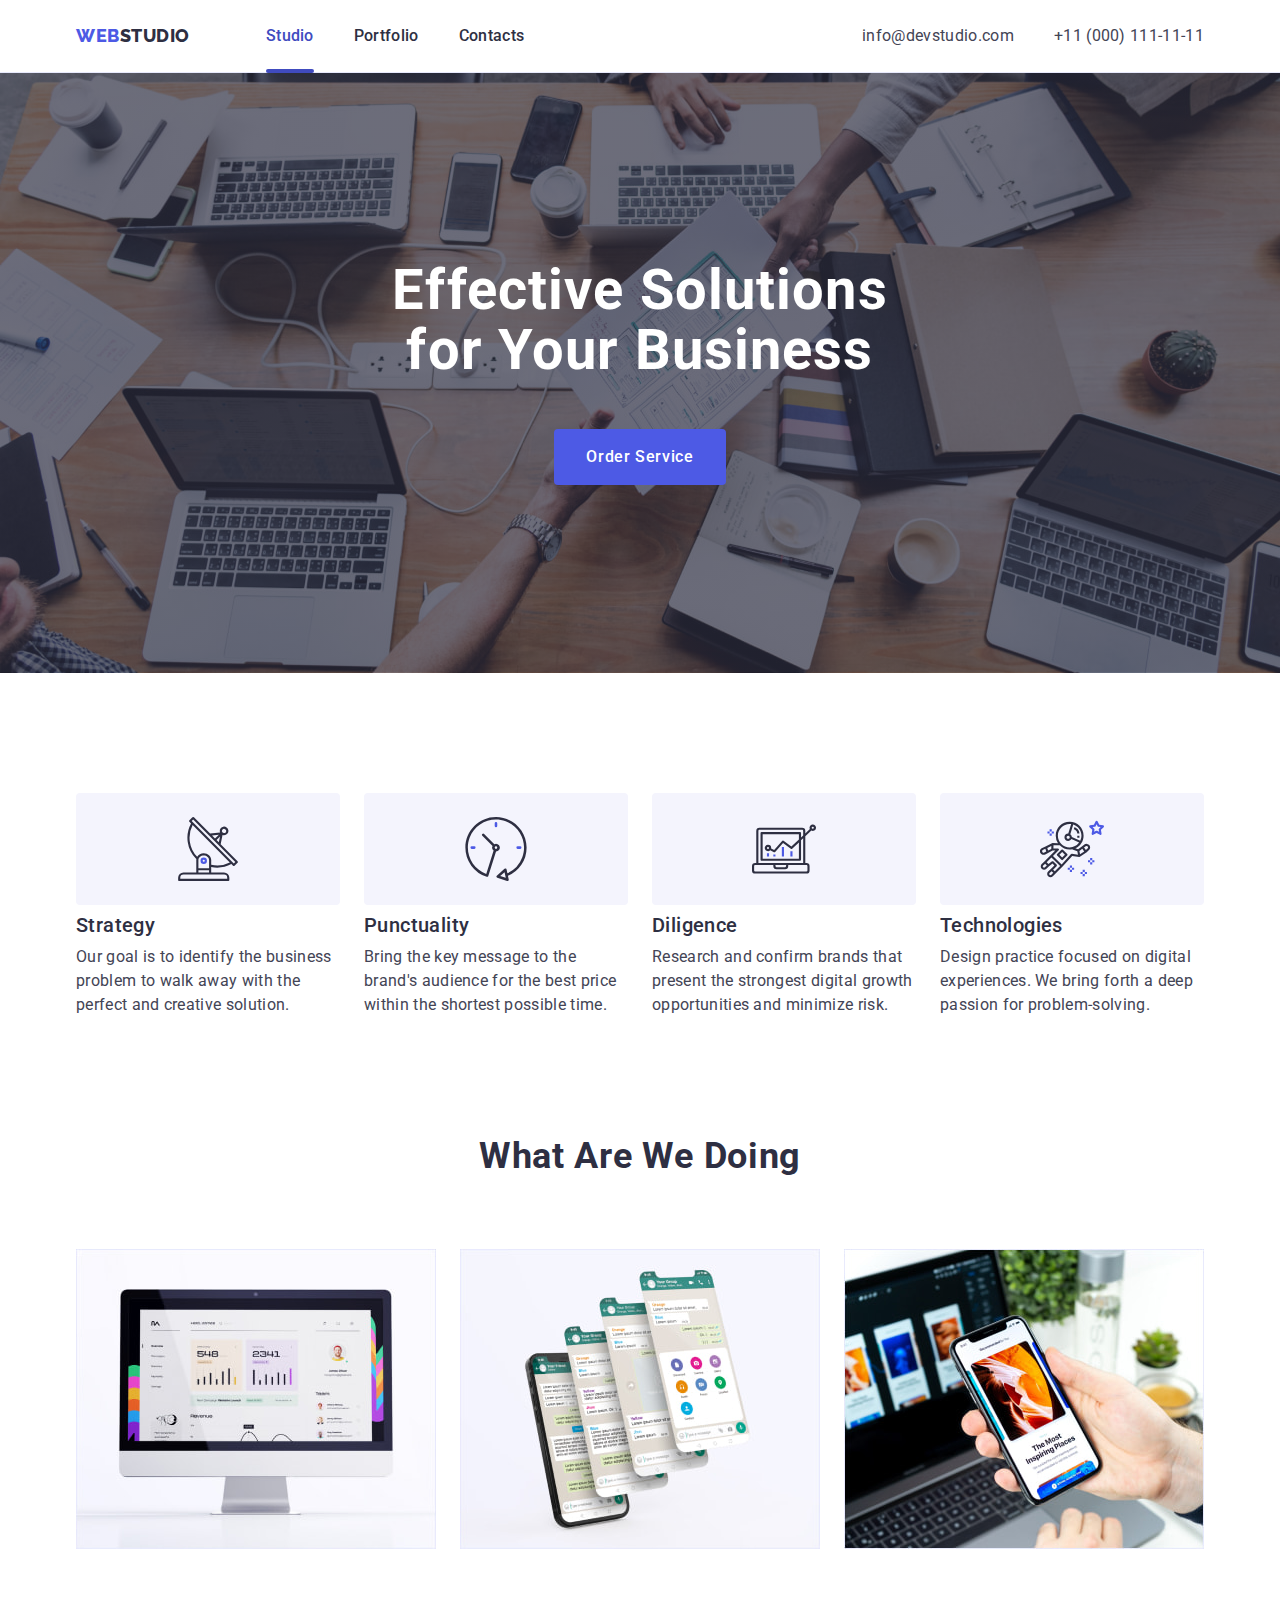
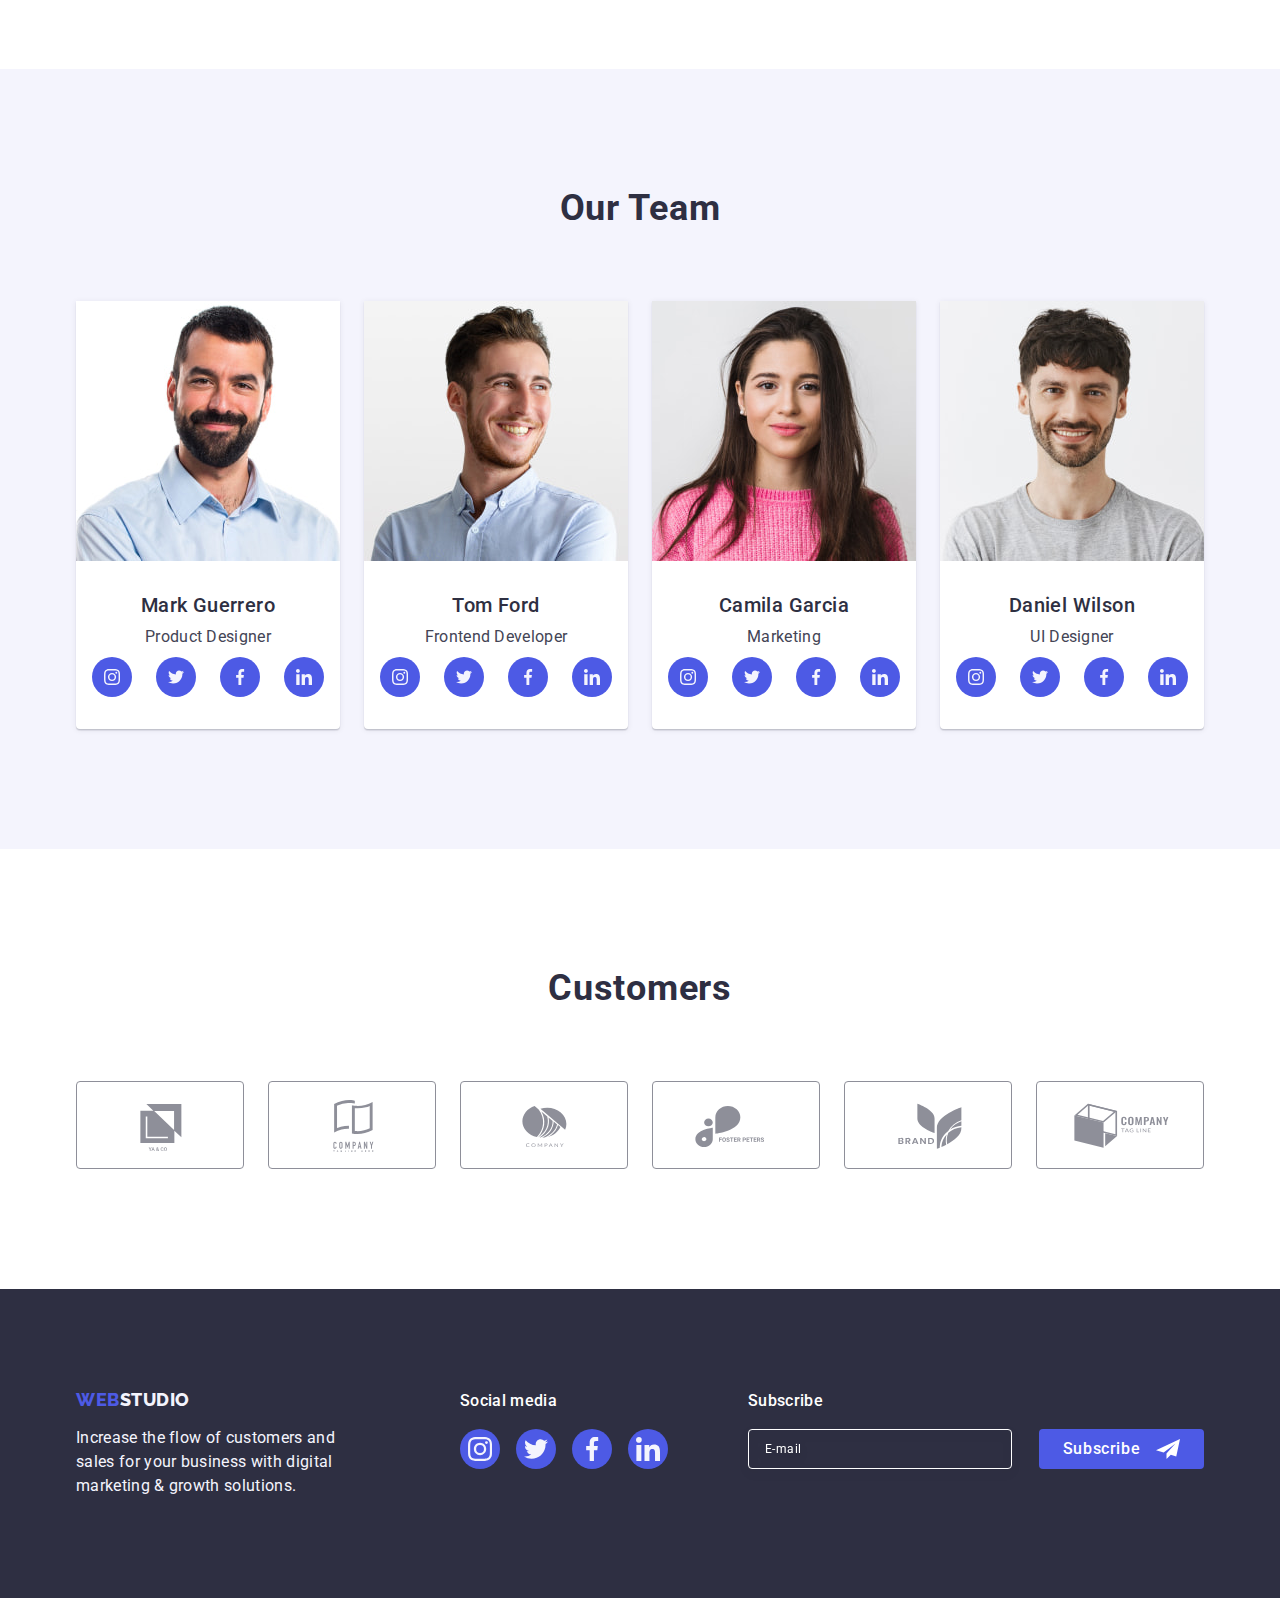
<file: index.html>
<!DOCTYPE html>
<html lang="en">
  <head>
    <meta charset="UTF-8" />
    <meta http-equiv="X-UA-Compatible" content="IE=edge" />
    <meta name="viewport" content="width=device-width, initial-scale=1.0" />
    <meta name="description" content="WebStudio" />
    <title>WebStudio</title>
    <link rel="preconnect" href="https://fonts.googleapis.com" />
    <link rel="preconnect" href="https://fonts.gstatic.com" />
    <link
      href="https://fonts.googleapis.com/css2?family=Raleway:wght@800&family=Roboto:wght@400;500;700&display=swap"
      rel="stylesheet" />
    <link
      rel="stylesheet"
      href="https://cdn.jsdelivr.net/npm/modern-normalize@2.0.0/modern-normalize.min.css" />
    <link rel="stylesheet" href="./css/styles.css" />
  </head>
  <body>
    <header class="header">
      <div class="container header-container">
        <nav class="navigation">
          <a class="logo link" href="./index.html"
            >Web<span class="logo-decor">Studio</span></a
          >
          <ul class="menu list">
            <li class="menu-item">
              <a class="menu-link menu-link-active link" href="./index.html"
                >Studio</a
              >
            </li>
            <li class="menu-item">
              <a class="menu-link link" href="./portfolio.html">Portfolio</a>
            </li>
            <li class="menu-item">
              <a class="menu-link link" href="">Contacts</a>
            </li>
          </ul>
        </nav>
        <address class="contacts">
          <ul class="contacts-list list">
            <li class="contacts-item">
              <a class="contacts-link link" href="mailto:info@devstudio.com"
                >info@devstudio.com</a
              >
            </li>
            <li class="contacts-item">
              <a class="contacts-link link" href="tel:+110001111111"
                >+11 (000) 111-11-11</a
              >
            </li>
          </ul>
        </address>
      </div>
    </header>
    <main class="main">
      <!-- section HERO -->
      <section class="hero">
        <div class="container hero-container">
          <h1 class="main-title">Effective Solutions for Your Business</h1>
          <button data-modal-open class="button button-main" type="button">
            Order Service
          </button>
        </div>
      </section>
      <!-- section benefits -->
      <section class="benefits section">
        <div class="container">
          <h2 class="visually-hidden">benefits</h2>
          <ul class="benefits-list list card-set">
            <li class="benefits-item card-set-item">
              <div class="benefits-wrap-icon">
                <svg class="benefits-icon" width="64" height="64">
                  <use href="./images/icons.svg#benefits-1"></use>
                </svg>
              </div>
              <h3 class="subtitle">Strategy</h3>
              <p class="text">
                Our goal is to identify the business problem to walk away with
                the perfect and creative solution.
              </p>
            </li>
            <li class="benefits-item card-set-item">
              <div class="benefits-wrap-icon">
                <svg class="benefits-icon" width="64" height="64">
                  <use href="./images/icons.svg#benefits-2"></use>
                </svg>
              </div>
              <h3 class="subtitle">Punctuality</h3>
              <p class="text">
                Bring the key message to the brand's audience for the best price
                within the shortest possible time.
              </p>
            </li>
            <li class="benefits-item card-set-item">
              <div class="benefits-wrap-icon">
                <svg class="benefits-icon" width="64" height="64">
                  <use href="./images/icons.svg#benefits-3"></use>
                </svg>
              </div>
              <h3 class="subtitle">Diligence</h3>
              <p class="text">
                Research and confirm brands that present the strongest digital
                growth opportunities and minimize risk.
              </p>
            </li>
            <li class="benefits-item card-set-item">
              <div class="benefits-wrap-icon">
                <svg class="benefits-icon" width="64" height="64">
                  <use href="./images/icons.svg#benefits-4"></use>
                </svg>
              </div>
              <h3 class="subtitle">Technologies</h3>
              <p class="text">
                Design practice focused on digital experiences. We bring forth a
                deep passion for problem-solving.
              </p>
            </li>
          </ul>
        </div>
      </section>
      <!-- section what we do -->
      <section class="specialty section">
        <div class="container">
          <h2 class="section-title">What are we doing</h2>
          <ul class="specialty-list list card-set">
            <li class="specialty-item card-set-item">
              <img
                class="specialty-img"
                src="./images/work/img-01.jpg"
                alt="programming process"
                width="360"
                height="300" />
            </li>
            <li class="specialty-item card-set-item">
              <img
                class="specialty-img"
                src="./images/work/img-02.jpg"
                alt="creating applications for mobile devices"
                width="360"
                height="300" />
            </li>
            <li class="specialty-item card-set-item">
              <img
                class="specialty-img"
                src="./images/work/img-03.jpg"
                alt="creating a design"
                width="360"
                height="300" />
            </li>
          </ul>
        </div>
      </section>
      <!-- section team -->
      <section class="team section">
        <div class="container">
          <h2 class="section-title">Our Team</h2>
          <ul class="team-list list card-set">
            <li class="team-item card-set-item">
              <img
                class="team-img"
                src="./images/team/img-01.jpg"
                alt="photo Product Designer"
                width="264"
                height="260" />
              <div class="team-card-info">
                <h3 class="subtitle">Mark Guerrero</h3>
                <p class="text team-text">Product Designer</p>
                <ul class="team-social-list list social">
                  <li class="social-item">
                    <a
                      href=""
                      class="team-social-link social-link"
                      aria-label="instagram">
                      <svg class="social-icon" width="16" height="16">
                        <use href="./images/icons.svg#instagram"></use>
                      </svg>
                    </a>
                  </li>
                  <li class="social-item">
                    <a
                      href=""
                      class="team-social-link social-link"
                      aria-label="twitter">
                      <svg class="social-icon" width="16" height="16">
                        <use href="./images/icons.svg#twitter"></use>
                      </svg>
                    </a>
                  </li>
                  <li class="social-item">
                    <a
                      href=""
                      class="team-social-link social-link"
                      aria-label="facebook">
                      <svg class="social-icon" width="16" height="16">
                        <use href="./images/icons.svg#facebook"></use>
                      </svg>
                    </a>
                  </li>
                  <li class="social-item">
                    <a
                      href=""
                      class="team-social-link social-link"
                      aria-label="linkedin">
                      <svg class="social-icon" width="16" height="16">
                        <use href="./images/icons.svg#linkedin"></use>
                      </svg>
                    </a>
                  </li>
                </ul>
              </div>
            </li>
            <li class="team-item card-set-item">
              <img
                class="team-img"
                src="./images/team/img-02.jpg"
                alt="photo Frontend Developer"
                width="264"
                height="260" />
              <div class="team-card-info">
                <h3 class="subtitle">Tom Ford</h3>
                <p class="text team-text">Frontend Developer</p>
                <ul class="team-social-list list social">
                  <li class="social-item">
                    <a
                      href=""
                      class="team-social-link social-link"
                      aria-label="instagram">
                      <svg class="social-icon" width="16" height="16">
                        <use href="./images/icons.svg#instagram"></use>
                      </svg>
                    </a>
                  </li>
                  <li class="social-item">
                    <a
                      href=""
                      class="team-social-link social-link"
                      aria-label="twitter">
                      <svg class="social-icon" width="16" height="16">
                        <use href="./images/icons.svg#twitter"></use>
                      </svg>
                    </a>
                  </li>
                  <li class="social-item">
                    <a
                      href=""
                      class="team-social-link social-link"
                      aria-label="facebook">
                      <svg class="social-icon" width="16" height="16">
                        <use href="./images/icons.svg#facebook"></use>
                      </svg>
                    </a>
                  </li>
                  <li class="social-item">
                    <a
                      href=""
                      class="team-social-link social-link"
                      aria-label="linkedin">
                      <svg class="social-icon" width="16" height="16">
                        <use href="./images/icons.svg#linkedin"></use>
                      </svg>
                    </a>
                  </li>
                </ul>
              </div>
            </li>
            <li class="team-item card-set-item">
              <img
                class="team-img"
                src="./images/team/img-03.jpg"
                alt="photo Marketing"
                width="264"
                height="260" />
              <div class="team-card-info">
                <h3 class="subtitle">Camila Garcia</h3>
                <p class="text team-text">Marketing</p>
                <ul class="team-social-list list social">
                  <li class="social-item">
                    <a
                      href=""
                      class="team-social-link social-link"
                      aria-label="instagram">
                      <svg class="social-icon" width="16" height="16">
                        <use href="./images/icons.svg#instagram"></use>
                      </svg>
                    </a>
                  </li>
                  <li class="social-item">
                    <a
                      href=""
                      class="team-social-link social-link"
                      aria-label="twitter">
                      <svg class="social-icon" width="16" height="16">
                        <use href="./images/icons.svg#twitter"></use>
                      </svg>
                    </a>
                  </li>
                  <li class="social-item">
                    <a
                      href=""
                      class="team-social-link social-link"
                      aria-label="facebook">
                      <svg class="social-icon" width="16" height="16">
                        <use href="./images/icons.svg#facebook"></use>
                      </svg>
                    </a>
                  </li>
                  <li class="social-item">
                    <a
                      href=""
                      class="team-social-link social-link"
                      aria-label="linkedin">
                      <svg class="social-icon" width="16" height="16">
                        <use href="./images/icons.svg#linkedin"></use>
                      </svg>
                    </a>
                  </li>
                </ul>
              </div>
            </li>
            <li class="team-item card-set-item">
              <img
                class="team-img"
                src="./images/team/img-04.jpg"
                alt="photo UI Designer"
                width="264"
                height="260" />
              <div class="team-card-info">
                <h3 class="subtitle">Daniel Wilson</h3>
                <p class="text team-text">UI Designer</p>
                <ul class="team-social-list list social">
                  <li class="social-item">
                    <a
                      href=""
                      class="team-social-link social-link"
                      aria-label="instagram">
                      <svg class="social-icon" width="16" height="16">
                        <use href="./images/icons.svg#instagram"></use>
                      </svg>
                    </a>
                  </li>
                  <li class="social-item">
                    <a
                      href=""
                      class="team-social-link social-link"
                      aria-label="twitter">
                      <svg class="social-icon" width="16" height="16">
                        <use href="./images/icons.svg#twitter"></use>
                      </svg>
                    </a>
                  </li>
                  <li class="social-item">
                    <a
                      href=""
                      class="team-social-link social-link"
                      aria-label="facebook">
                      <svg class="social-icon" width="16" height="16">
                        <use href="./images/icons.svg#facebook"></use>
                      </svg>
                    </a>
                  </li>
                  <li class="social-item">
                    <a
                      href=""
                      class="team-social-link social-link"
                      aria-label="linkedin">
                      <svg class="social-icon" width="16" height="16">
                        <use href="./images/icons.svg#linkedin"></use>
                      </svg>
                    </a>
                  </li>
                </ul>
              </div>
            </li>
          </ul>
        </div>
      </section>
      <!-- section CUSTOMERS -->
      <section class="customers section">
        <div class="container">
          <h2 class="section-title">Customers</h2>
          <ul class="customers-list list">
            <li class="customers-item">
              <a href="" class="customers-link" aria-label="logo">
                <svg class="customers-icon" width="104" height="56">
                  <use href="./images/icons.svg#customers-1"></use>
                </svg>
              </a>
            </li>
            <li class="customers-item">
              <a href="" class="customers-link" aria-label="logo">
                <svg class="customers-icon" width="104" height="56">
                  <use href="./images/icons.svg#customers-2"></use>
                </svg>
              </a>
            </li>
            <li class="customers-item">
              <a href="" class="customers-link" aria-label="logo">
                <svg class="customers-icon" width="104" height="56">
                  <use href="./images/icons.svg#customers-3"></use>
                </svg>
              </a>
            </li>
            <li class="customers-item">
              <a href="" class="customers-link" aria-label="logo">
                <svg class="customers-icon" width="104" height="56">
                  <use href="./images/icons.svg#customers-4"></use>
                </svg>
              </a>
            </li>
            <li class="customers-item">
              <a href="" class="customers-link" aria-label="logo">
                <svg class="customers-icon" width="104" height="56">
                  <use href="./images/icons.svg#customers-5"></use>
                </svg>
              </a>
            </li>
            <li class="customers-item">
              <a href="" class="customers-link" aria-label="logo">
                <svg class="customers-icon" width="104" height="56">
                  <use href="./images/icons.svg#customers-6"></use>
                </svg>
              </a>
            </li>
          </ul>
        </div>
      </section>
    </main>
    <footer class="footer">
      <div class="container footer-container">
        <div class="footer-item footer-info">
          <a class="logo footer-logo link" href="./index.html"
            >Web<span class="logo-decor">Studio</span></a
          >
          <p class="footer-text">
            Increase the flow of customers and sales for your business with
            digital marketing & growth solutions.
          </p>
        </div>
        <div class="footer-item footer-social">
          <p class="footer-text footer-text-weight">Social media</p>
          <ul class="footer-social-list list social">
            <li class="social-item">
              <a
                href=""
                class="footer-social-link social-link"
                aria-label="instagram">
                <svg class="social-icon" width="24" height="24">
                  <use href="./images/icons.svg#instagram"></use>
                </svg>
              </a>
            </li>
            <li class="social-item">
              <a
                href=""
                class="footer-social-link social-link"
                aria-label="twitter">
                <svg class="social-icon" width="24" height="24">
                  <use href="./images/icons.svg#twitter"></use>
                </svg>
              </a>
            </li>
            <li class="social-item">
              <a
                href=""
                class="footer-social-link social-link"
                aria-label="facebook">
                <svg class="social-icon" width="24" height="24">
                  <use href="./images/icons.svg#facebook"></use>
                </svg>
              </a>
            </li>
            <li class="social-item">
              <a
                href=""
                class="footer-social-link social-link"
                aria-label="linkedin">
                <svg class="social-icon" width="24" height="24">
                  <use href="./images/icons.svg#linkedin"></use>
                </svg>
              </a>
            </li>
          </ul>
        </div>
        <div class="footer-item footer-subscription">
          <p class="footer-text footer-text-weight">Subscribe</p>
          <form class="footer-form" name="subscribe-form" autocomplete="on">
            <label class="footer-form-label">
              <input
                class="footer-form-input input"
                type="email"
                name="email"
                placeholder="E-mail" />
            </label>
            <button type="submit" class="footer-form-btn button">
              Subscribe
              <svg class="footer-form-svg" width="24" height="24">
                <use href="./images/icons.svg#send"></use>
              </svg>
            </button>
          </form>
        </div>
      </div>
    </footer>
    <!-- is-hidden -->
    <!-- section MODAL -->
    <div data-modal class="modal-overlay is-hidden">
      <div class="modal-window">
        <button data-modal-close class="modal-btn" type="button">
          <svg class="modal-icon" width="8" height="8">
            <use href="./images/icons.svg#close"></use>
          </svg>
        </button>
        <p class="modal-title">Leave your contacts and we will call you back</p>
        <form class="modal-form" name="modal-form" autocomplete="on">
          <div class="modal-form-item">
            <label for="user-name" class="modal-form-label">Name</label>
            <div class="input-wrap">
              <input
                class="modal-form-input input"
                type="text"
                name="user-name"
                id="user-name" />
              <svg class="modal-form-svg" width="18" height="24">
                <use href="./images/icons.svg#name"></use>
              </svg>
            </div>
          </div>
          <div class="modal-form-item">
            <label for="user-phone" class="modal-form-label">Phone</label>
            <div class="input-wrap">
              <input
                class="modal-form-input input"
                type="tel"
                name="user-phone"
                id="user-phone" />
              <svg class="modal-form-svg" width="18" height="24">
                <use href="./images/icons.svg#phone"></use>
              </svg>
            </div>
          </div>
          <div class="modal-form-item">
            <label for="user-email" class="modal-form-label">Email</label>
            <div class="input-wrap">
              <input
                class="modal-form-input input"
                type="email"
                name="user-email"
                id="user-email" />
              <svg class="modal-form-svg" width="18" height="24">
                <use href="./images/icons.svg#email"></use>
              </svg>
            </div>
          </div>
          <div class="modal-form-item form-item-text">
            <label for="user-comment" class="modal-form-label">Comment</label>
            <textarea
              class="modal-form-input input textarea"
              name="user-comment"
              cols="30"
              rows="10"
              placeholder="Text input"
              id="user-comment"></textarea>
          </div>
          <div class="modal-form-accord">
            <input
              class="modal-form-checkbox visually-hidden"
              type="checkbox"
              name="user-privacy"
              id="user-privacy"
              value="true" />
            <label
              for="user-privacy"
              class="modal-form-label modal-checkbox-label">
              <span class="checkbox-label-wrap">
                <svg class="modal-checkbox-svg" width="10" height="8">
                  <use href="./images/icons.svg#check"></use>
                </svg>
              </span>
              I accept the terms and conditions of the
              <a href="" class="modal-form-link">Privacy Policy</a>
            </label>
          </div>
          <button type="submit" class="modal-form-btn button">Send</button>
        </form>
      </div>
    </div>
    <script src="./js/modal.js"></script>
  </body>
</html>
</file>
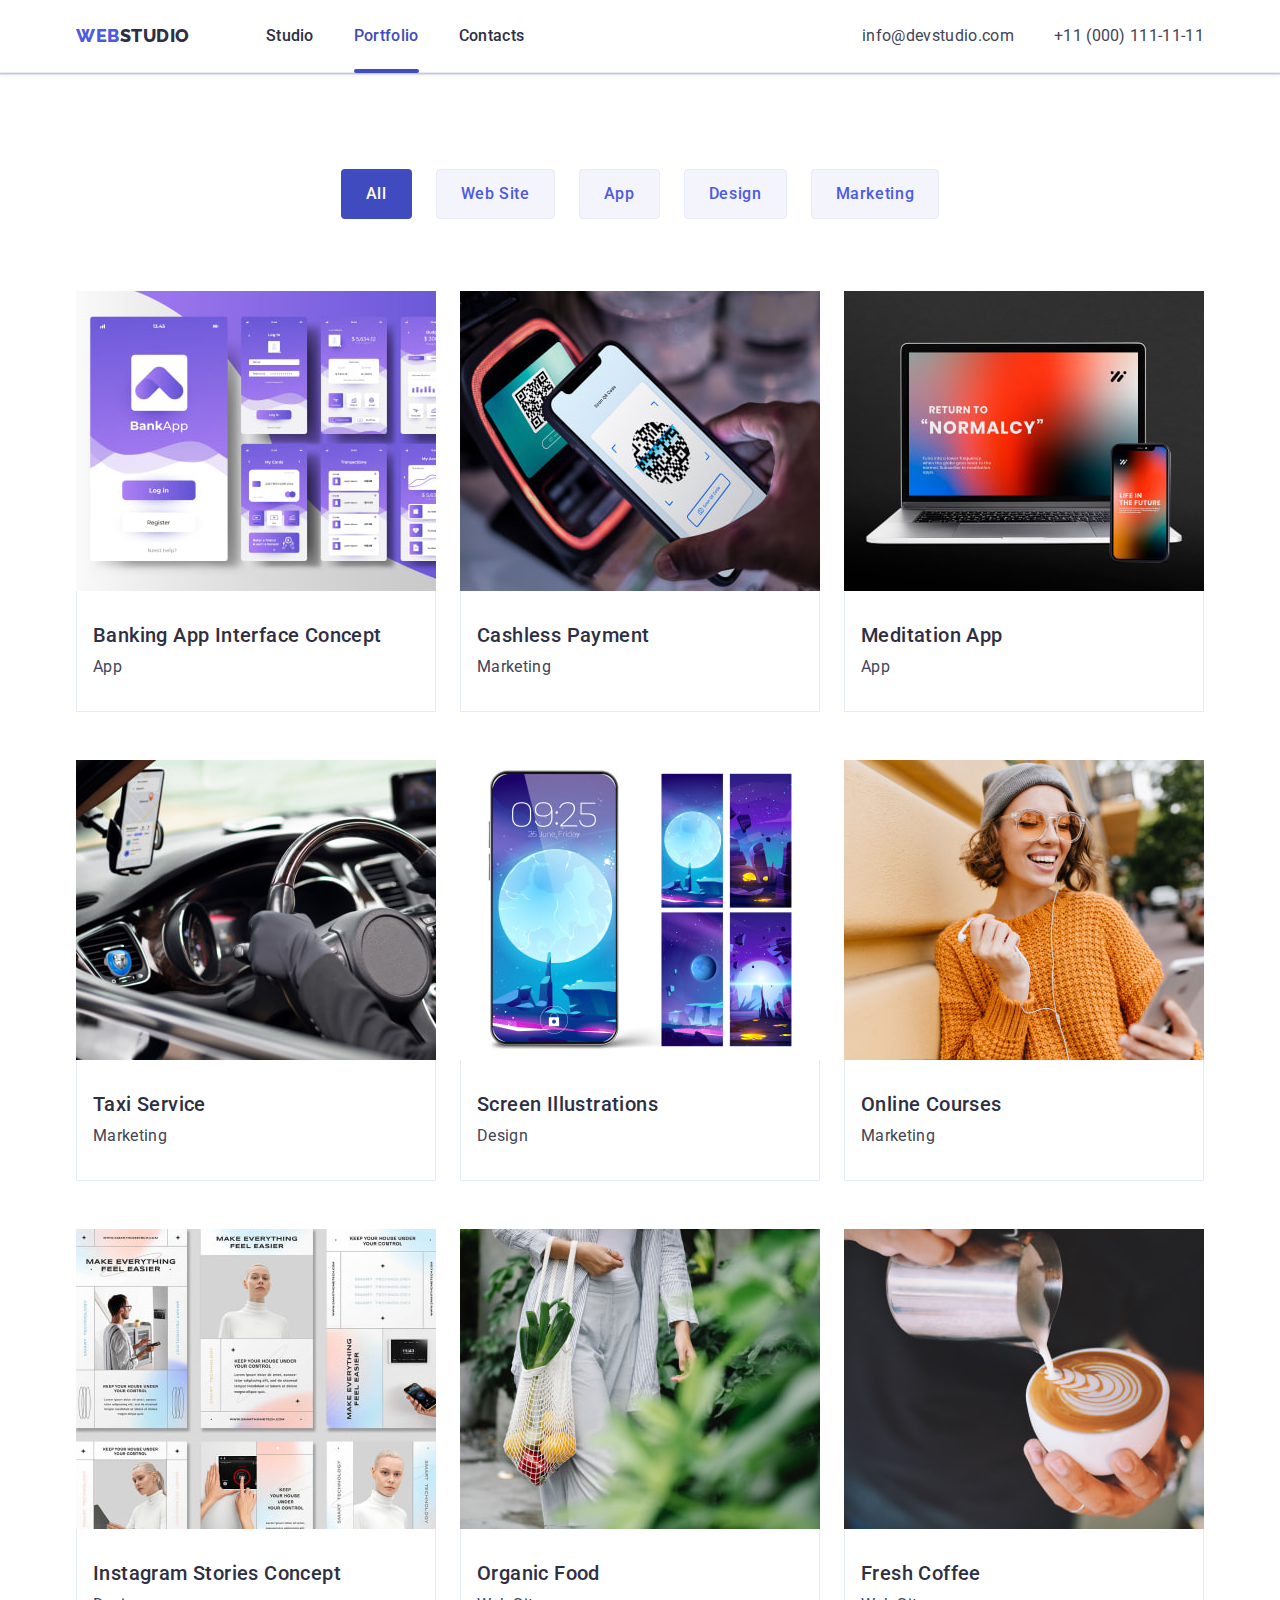
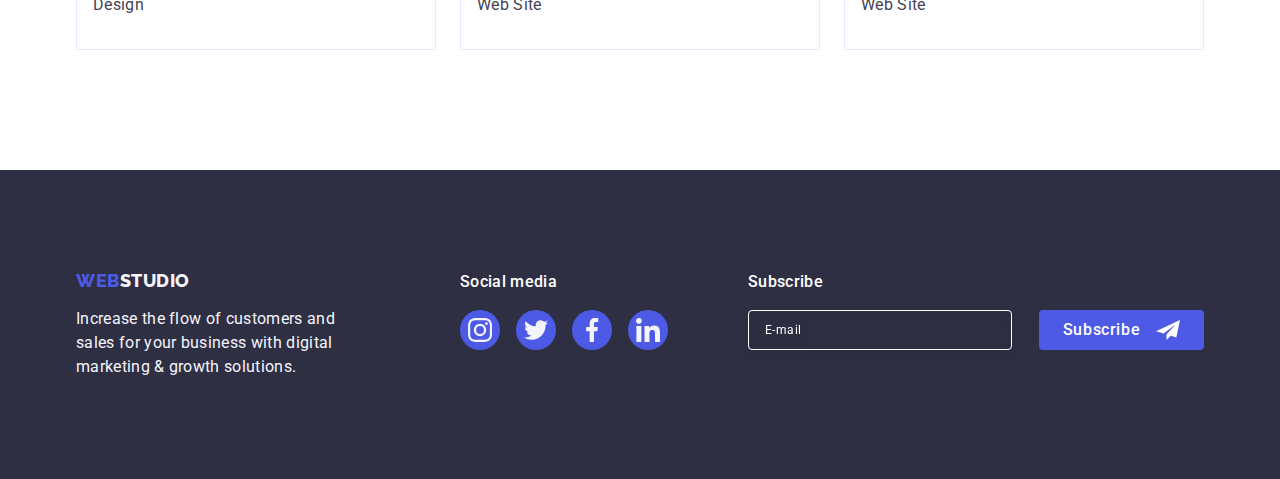
<file: portfolio.html>
<!DOCTYPE html>
<html lang="en">
  <head>
    <meta charset="UTF-8" />
    <meta http-equiv="X-UA-Compatible" content="IE=edge" />
    <meta name="viewport" content="width=device-width, initial-scale=1.0" />
    <meta name="description" content="WebStudio" />
    <title>Portfolio</title>
    <link rel="preconnect" href="https://fonts.googleapis.com" />
    <link rel="preconnect" href="https://fonts.gstatic.com" />
    <link
      href="https://fonts.googleapis.com/css2?family=Raleway:wght@800&family=Roboto:wght@400;500;700&display=swap"
      rel="stylesheet" />
    <link
      rel="stylesheet"
      href="https://cdn.jsdelivr.net/npm/modern-normalize@2.0.0/modern-normalize.min.css" />
    <link rel="stylesheet" href="./css/styles.css" />
  </head>
  <body>
    <header class="header">
      <div class="container header-container">
        <nav class="navigation">
          <a class="logo link" href="./portfolio.html"
            >Web<span class="logo-decor">Studio</span></a
          >
          <ul class="menu list">
            <li class="menu-item">
              <a class="menu-link link" href="./index.html">Studio</a>
            </li>
            <li class="menu-item">
              <a class="menu-link menu-link-active link" href="./portfolio.html"
                >Portfolio</a
              >
            </li>
            <li class="menu-item">
              <a class="menu-link link" href="">Contacts</a>
            </li>
          </ul>
        </nav>
        <address class="contacts">
          <ul class="contacts-list list">
            <li class="contacts-item">
              <a class="contacts-link link" href="mailto:info@devstudio.com"
                >info@devstudio.com</a
              >
            </li>
            <li class="contacts-item">
              <a class="contacts-link link" href="tel:+110001111111"
                >+11 (000) 111-11-11</a
              >
            </li>
          </ul>
        </address>
      </div>
    </header>
    <main class="main">
      <!-- section Portfolio -->
      <section class="portfolio section">
        <div class="container">
          <h1 class="visually-hidden">Portfolio</h1>
          <ul class="filter list">
            <li class="filter-item">
              <button type="button" class="filter-btn filter-btn-active button">
                All
              </button>
            </li>
            <li class="filter-item">
              <button type="button" class="filter-btn button">Web Site</button>
            </li>
            <li class="filter-item">
              <button type="button" class="filter-btn button">App</button>
            </li>
            <li class="filter-item">
              <button type="button" class="filter-btn button">Design</button>
            </li>
            <li class="filter-item">
              <button type="button" class="filter-btn button">Marketing</button>
            </li>
          </ul>
          <ul class="content list card-set">
            <li class="card card-set-item">
              <a href="" class="link">
                <div class="card-head">
                  <img
                    src="./images/portfolio/img-01.jpg"
                    alt="Banking App Interface Concept"
                    class="card-img"
                    width="360"
                    height="300" />
                  <div class="card-overlay">
                    <p class="text-card-overlay">
                      14 Stylish and User-Friendly App Design Concepts · Task
                      Manager App · Calorie Tracker App · Exotic Fruit Ecommerce
                      App · Cloud Storage App
                    </p>
                  </div>
                </div>
                <div class="card-info portfolio-card-info">
                  <h2 class="subtitle">Banking App Interface Concept</h2>
                  <p class="text">App</p>
                </div>
              </a>
            </li>
            <li class="card card-set-item">
              <a href="" class="link">
                <div class="card-head">
                  <img
                    src="./images/portfolio/img-02.jpg"
                    alt="Cashless Payment"
                    class="card-img"
                    width="360"
                    height="300" />
                  <div class="card-overlay">
                    <p class="text-card-overlay">
                      14 Stylish and User-Friendly App Design Concepts · Task
                      Manager App · Calorie Tracker App · Exotic Fruit Ecommerce
                      App · Cloud Storage App
                    </p>
                  </div>
                </div>
                <div class="card-info portfolio-card-info">
                  <h2 class="subtitle">Cashless Payment</h2>
                  <p class="text">Marketing</p>
                </div>
              </a>
            </li>
            <li class="card card-set-item">
              <a href="" class="link">
                <div class="card-head">
                  <img
                    src="./images/portfolio/img-03.jpg"
                    alt="Meditation App"
                    class="card-img"
                    width="360"
                    height="300" />
                  <div class="card-overlay">
                    <p class="text-card-overlay">
                      14 Stylish and User-Friendly App Design Concepts · Task
                      Manager App · Calorie Tracker App · Exotic Fruit Ecommerce
                      App · Cloud Storage App
                    </p>
                  </div>
                </div>
                <div class="card-info portfolio-card-info">
                  <h2 class="subtitle">Meditation App</h2>
                  <p class="text">App</p>
                </div>
              </a>
            </li>
            <li class="card card-set-item">
              <a href="" class="link">
                <div class="card-head">
                  <img
                    src="./images/portfolio/img-04.jpg"
                    alt="a man driving a taxi"
                    class="card-img"
                    width="360"
                    height="300" />
                  <div class="card-overlay">
                    <p class="text-card-overlay">
                      14 Stylish and User-Friendly App Design Concepts · Task
                      Manager App · Calorie Tracker App · Exotic Fruit Ecommerce
                      App · Cloud Storage App
                    </p>
                  </div>
                </div>
                <div class="card-info portfolio-card-info">
                  <h2 class="subtitle">Taxi Service</h2>
                  <p class="text">Marketing</p>
                </div>
              </a>
            </li>
            <li class="card card-set-item">
              <a href="" class="link">
                <div class="card-head">
                  <img
                    src="./images/portfolio/img-05.jpg"
                    alt="Screen Illustrations"
                    class="card-img"
                    width="360"
                    height="300" />
                  <div class="card-overlay">
                    <p class="text-card-overlay">
                      14 Stylish and User-Friendly App Design Concepts · Task
                      Manager App · Calorie Tracker App · Exotic Fruit Ecommerce
                      App · Cloud Storage App
                    </p>
                  </div>
                </div>
                <div class="card-info portfolio-card-info">
                  <h2 class="subtitle">Screen Illustrations</h2>
                  <p class="text">Design</p>
                </div>
              </a>
            </li>
            <li class="card card-set-item">
              <a href="" class="link">
                <div class="card-head">
                  <img
                    src="./images/portfolio/img-06.jpg"
                    alt="the girl communicates online"
                    class="card-img"
                    width="360"
                    height="300" />
                  <div class="card-overlay">
                    <p class="text-card-overlay">
                      14 Stylish and User-Friendly App Design Concepts · Task
                      Manager App · Calorie Tracker App · Exotic Fruit Ecommerce
                      App · Cloud Storage App
                    </p>
                  </div>
                </div>
                <div class="card-info portfolio-card-info">
                  <h2 class="subtitle">Online Courses</h2>
                  <p class="text">Marketing</p>
                </div>
              </a>
            </li>
            <li class="card card-set-item">
              <a href="" class="link">
                <div class="card-head">
                  <img
                    src="./images/portfolio/img-07.jpg"
                    alt="Instagram Stories"
                    class="card-img"
                    width="360"
                    height="300" />
                  <div class="card-overlay">
                    <p class="text-card-overlay">
                      14 Stylish and User-Friendly App Design Concepts · Task
                      Manager App · Calorie Tracker App · Exotic Fruit Ecommerce
                      App · Cloud Storage App
                    </p>
                  </div>
                </div>
                <div class="card-info portfolio-card-info">
                  <h2 class="subtitle">Instagram Stories Concept</h2>
                  <p class="text">Design</p>
                </div>
              </a>
            </li>
            <li class="card card-set-item">
              <a href="" class="link">
                <div class="card-head">
                  <img
                    src="./images/portfolio/img-08.jpg"
                    alt="a woman holds a bag with groceries in her hands"
                    class="card-img"
                    width="360"
                    height="300" />
                  <div class="card-overlay">
                    <p class="text-card-overlay">
                      14 Stylish and User-Friendly App Design Concepts · Task
                      Manager App · Calorie Tracker App · Exotic Fruit Ecommerce
                      App · Cloud Storage App
                    </p>
                  </div>
                </div>
                <div class="card-info portfolio-card-info">
                  <h2 class="subtitle">Organic Food</h2>
                  <p class="text">Web Site</p>
                </div>
              </a>
            </li>
            <li class="card card-set-item">
              <a href="" class="link">
                <div class="card-head">
                  <img
                    src="./images/portfolio/img-09.jpg"
                    alt="a cup of coffee"
                    class="card-img"
                    width="360"
                    height="300" />
                  <div class="card-overlay">
                    <p class="text-card-overlay">
                      14 Stylish and User-Friendly App Design Concepts · Task
                      Manager App · Calorie Tracker App · Exotic Fruit Ecommerce
                      App · Cloud Storage App
                    </p>
                  </div>
                </div>
                <div class="card-info portfolio-card-info">
                  <h2 class="subtitle">Fresh Coffee</h2>
                  <p class="text">Web Site</p>
                </div>
              </a>
            </li>
          </ul>
        </div>
      </section>
    </main>
    <footer class="footer">
      <div class="container footer-container">
        <div class="footer-item footer-info">
          <a class="logo footer-logo link" href="./index.html"
            >Web<span class="logo-decor">Studio</span></a
          >
          <p class="footer-text">
            Increase the flow of customers and sales for your business with
            digital marketing & growth solutions.
          </p>
        </div>
        <div class="footer-item footer-social">
          <p class="footer-text footer-text-weight">Social media</p>
          <ul class="footer-social-list list social">
            <li class="social-item">
              <a
                href=""
                class="footer-social-link social-link"
                aria-label="instagram">
                <svg class="social-icon" width="24" height="24">
                  <use href="./images/icons.svg#instagram"></use>
                </svg>
              </a>
            </li>
            <li class="social-item">
              <a
                href=""
                class="footer-social-link social-link"
                aria-label="twitter">
                <svg class="social-icon" width="24" height="24">
                  <use href="./images/icons.svg#twitter"></use>
                </svg>
              </a>
            </li>
            <li class="social-item">
              <a
                href=""
                class="footer-social-link social-link"
                aria-label="facebook">
                <svg class="social-icon" width="24" height="24">
                  <use href="./images/icons.svg#facebook"></use>
                </svg>
              </a>
            </li>
            <li class="social-item">
              <a
                href=""
                class="footer-social-link social-link"
                aria-label="linkedin">
                <svg class="social-icon" width="24" height="24">
                  <use href="./images/icons.svg#linkedin"></use>
                </svg>
              </a>
            </li>
          </ul>
        </div>
        <div class="footer-item footer-subscription">
          <p class="footer-text footer-text-weight">Subscribe</p>
          <form class="footer-form" name="subscribe-form" autocomplete="on">
            <label class="footer-form-label">
              <input
                class="footer-form-input input"
                type="email"
                name="email"
                placeholder="E-mail" />
            </label>
            <button type="submit" class="footer-form-btn button">
              Subscribe
              <svg class="footer-form-svg" width="24" height="24">
                <use href="./images/icons.svg#send"></use>
              </svg>
            </button>
          </form>
        </div>
      </div>
    </footer>
  </body>
</html>
</file>
<file: css/styles.css>
/*____________________ЗМІННІ___________________________*/

:root {

    /*____________________COLOR___________________________*/
    --iris: #4d5ae5;
    --ocean: #404bbf;
    --navyBlue: #2e2f42;
    --green: #31d0aa;
    --slate: #434455;
    --lightSlate: #8E8F99;
    --cornflower: #E7E9FC;
    --cloud: #F4F4FD;
    --navyBlueModal: rgba(46, 47, 66, 0.4);
    --grey: #2e2f42b3;
    --white: #ffffff;
    --dairy: #FCFCFC;

/*____________________FONTS___________________________*/

    --logoFont: "Raleway", sans-serif;


/*____________________ANIMATION___________________________*/

    --duration: 250ms;
    --timingFunction: cubic-bezier(0.4, 0, 0.2, 1);


    /*____________________FLEX___________________________*/
    --items: 3;
    --indent-column: 24px;
    --indent-row: var(--indent-column);

}


/*____________________ЗАГАЛЬНІ НАЛАШТУВАННЯ___________________________*/

body {
    font-family: "Roboto", sans-serif;
    letter-spacing: 0.02em;
    font-weight: 400;
    font-size: 16px;
    line-height: 1.5;
    background-color: var(--white);
    color: var(--slate);
    min-height: 100vh;
    display: flex;
    flex-direction: column;
}

main {
    flex-grow: 1;
}

button {
    font-family: inherit;
    cursor: pointer;
    border: none;
    padding: 0;
}

address {
    font-style: normal;
}

h1,
h2,
h3,
h4,
h5,
h6,
p {
    margin: 0;
}

ul,
ol {
    margin: 0;
    padding: 0;
}

img {
    display: block;
    max-width: 100%;
    height: auto;
}


.list {
    list-style-type: none;
}

.link {
    text-decoration: none;
    color: currentColor;
}

.visually-hidden {
    position: absolute;
    width: 1px;
    height: 1px;
    margin: -1px;
    border: 0;
    padding: 0;
    white-space: nowrap;
    clip-path: inset(100%);
    clip: rect(0 0 0 0);
    overflow: hidden;
}

.section {
    padding-top: 120px;
    padding-bottom: 120px;
}

.container {
    max-width: 1158px;
    margin: 0 auto;
    padding: 0 15px;
}



/*____________________FLEX___________________________*/

.card-set {
    display: flex;
    flex-wrap: wrap;
    row-gap: var(--indent-row);
    column-gap: var(--indent-column);
}

.card-set-item {
    flex-basis: calc((100% - var(--indent-column) * (var(--items) - 1)) / var(--items));
}



/*____________________СПІЛЬНІ НАЛАШТУВАННЯ___________________________*/

.section-title {
    font-weight: 700;
    font-size: 36px;
    line-height: 1.11;
    text-align: center;
    text-transform: capitalize;
    color: var(--navyBlue);
    letter-spacing: 0.02em;
}

.section-title:not(:last-child) {
    margin-bottom: 72px;
}

.subtitle {
    font-weight: 500;
    font-size: 20px;
    line-height: 1.2;
    color: var(--navyBlue);
    letter-spacing: 0.02em;
}

.subtitle:not(:last-child) {
    margin-bottom: 8px;
}

.card-info {
    padding: 32px 16px;
}

/*____________________СПІЛЬНІ НАЛАШТУВАННЯ - EЛЕМЕНТИ ФОРМИ___________________________*/

.button {
    /* font-family: "Roboto", sans-serif; */
    font-weight: 500;
    letter-spacing: 0.04em;
    text-transform: capitalize;
    font-size: 16px;
    line-height: 1.5;
    /* display: inline-block; */
    display: block;
    border-radius: 4px;
    /* transition: background-color var(--duration) var(--timingFunction), color var(--duration) var(--timingFunction), border-color var(--duration) var(--timingFunction); */
}

.input {
    height: 40px;
    width: 100%;
    font-size: 18px;
    letter-spacing: 0.04em;
    line-height: 1.5;
    display: flex;
    align-items: center;
    background-color: transparent;
    border-radius: 4px;
    padding: 8px 16px;
    outline: transparent;
    transition: border-color var(--duration) var(--timingFunction);
}

.input::placeholder {
    letter-spacing: 0.04em;
    font-size: 12px;
    font-family: inherit;
    transition: transform var(--duration) var(--timingFunction);
}

.input:focus {
    border-color: var(--iris);
}

.input:focus::placeholder {
    transform: translate(-100%, 0);
}


/*____________________СПІЛЬНІ НАЛАШТУВАННЯ - SOCIAL___________________________*/


.social {
    display: flex;
    align-items: center;
    flex-wrap: wrap;
}

.social-item {}

.social-link {
    display: flex;
    align-items: center;
    justify-content: center;
    flex-basis: 40px;
    width: 40px;
    height: 40px;
    border-radius: 50%;
    background-color: var(--iris);
    transition: background-color var(--duration) var(--timingFunction);
}

.social-icon {
    fill: var(--cloud);
}



/*____________________HEADER___________________________*/

.header {
    border-bottom: 1px solid var(--cornflower);
    box-shadow: 0px 1px 6px 0px rgba(46, 47, 66, 0.08), 0px 1px 1px 0px rgba(46, 47, 66, 0.16), 0px 2px 1px 0px rgba(46, 47, 66, 0.08);
}

.header-container {
    display: flex;
    align-items: center;
    justify-content: space-between;
    column-gap: 76px;
}

.navigation {
    display: flex;
    align-items: center;
    /* column-gap: 76px; */
}

.logo {
    font-family: var(--logoFont);
    font-weight: 800;
    font-size: 18px;
    line-height: 1.17;
    text-transform: uppercase;
    color: var(--iris);
    letter-spacing: 0.03em;
    margin-right: 76px;
}

.logo-decor {
    color: var(--navyBlue);
}

.menu {
    display: flex;
    align-items: center;
    /* column-gap: 40px; */
    gap: 40px;
    flex-wrap: wrap;
}

.menu-item {
}

.menu-link,
.contacts-link {
    transition: color var(--duration) var(--timingFunction);
}

.menu-link {
    display: inline-block;
    font-weight: 500;
    color: var(--navyBlue);
    font-size: 16px;
    line-height: 1.5;
    letter-spacing: 0.02em;
    padding: 24px 0;
    position: relative;
}

.menu-link-active::after {
 content: "";
 position: absolute;
 bottom: -1px;
 left: 0;
 width: 100%;
 height: 4px;
 border-radius: 2px;
 background-color: var(--ocean);
}

.menu-link-active,
.menu-link:hover,
.menu-link:focus,
.contacts-link:hover,
.contacts-link:focus {
    color: var(--ocean);
}

.contacts-list {
    display: flex;
    align-items: center;
    justify-content: flex-end;
    flex-wrap: wrap;
    /* column-gap: 40px; */
    /* row-gap: 20px; */
    gap: 40px;
}

.contacts-link {
    color: var(--slate);
}


/*____________________HERO___________________________*/

.hero {
    background-image: linear-gradient(rgba(46, 47, 66, 0.70), rgba(46, 47, 66, 0.70)), url(../images/hero/bg.jpg);
    background-color: var(--navyBlue);
    background-repeat: no-repeat;
    text-align: center;
    background-position: center;
    background-size: cover;
    padding: 188px 0;
    max-width: 1440px;
    margin: 0 auto;
}

.main-title {
    color: var(--white);
    font-weight: 700;
    font-size: 56px;
    line-height: 1.07;
    letter-spacing: 0.02em;
    max-width: 496px;
    margin: 0 auto;
}

.main-title:not(:last-child) {
   margin-bottom: 48px;
}

.button-main {
    color: var(--white);
    background-color: var(--iris);
    padding: 16px 32px;
    min-width: 169px;
    margin: 0 auto;
    transition: background-color var(--duration) var(--timingFunction);
}

.button-main:hover,
.button-main:focus {
    background-color: var(--ocean);
}


/*____________________BENEFITS___________________________*/

.benefits {
   
}

.benefits-list {
    --items: 4;
    /* gap: 24px; */
}

.benefits-item {
   /* flex-basis: calc((100% - 3 * 24px) / 4); */
}

.benefits-wrap-icon{
    display: flex;
    align-items: center;
    justify-content: center;
    /* padding: 24px 100px; */
    height: 112px;
    background-color: var(--cloud);
    border-radius: 4px;
}

.benefits-wrap-icon:not(:last-child) {
   margin-bottom: 8px;
}

.benefits-icon {}





/*____________________SPECIALTY___________________________*/

.specialty {
    padding-top: 0;
}




/*____________________TEAM___________________________*/

.team {
    background-color: var(--cloud);
    text-align: center;
}

.team-list {
    --items: 4;
    /* gap: 24px; */
}

.team-item {
    background-color: var(--white);
    border-radius: 0px 0px 4px 4px;
    box-shadow: 0px 2px 1px 0px rgba(46, 47, 66, 0.08), 0px 1px 1px 0px rgba(46, 47, 66, 0.16), 0px 1px 6px 0px rgba(46, 47, 66, 0.08);
}

.team-card-info {
    padding: 32px 0px;
}

.team-text:not(:last-child) {
    margin-bottom: 8px;
}

.team-social-list {
    justify-content: center;
    gap: 24px;
}

.team-social-link {

}

.team-social-link:hover, .team-social-link:focus {
    background-color: var(--ocean);
}




/*____________________CUSTOMERS___________________________*/

.customers {}

.customers-list {
    display: flex;
    align-items: center;
    flex-wrap: wrap;
    gap: 24px;
}

.customers-item {}

.customers-link {
    display: flex;
    align-items: center;
    justify-content: center;
    flex-basis: 168px;
    width: 168px;
    height: 88px;
    border: 1px solid var(--lightSlate);
    border-radius: 4px;
    transition: border-color var(--duration) var(--timingFunction), color var(--duration) var(--timingFunction);
    color: var(--lightSlate);
}

.customers-link:hover, 
.customers-link:focus {
    border-color: var(--ocean);
    color: var(--ocean);
}

.customers-icon {
    fill: currentColor;
}



/*____________________FOOTER___________________________*/

.footer {
    background-color: var(--navyBlue);
    padding: 100px 0;
}

.footer-container {
    display: flex;
    align-items: baseline;
    flex-wrap: wrap;
}

.footer-info {
    flex-basis: 264px;
}

.footer-social {
    flex-basis: 208px;
}

.footer-info:not(:last-child) {
    margin-right: 120px;
}
.footer-social:not(:last-child) {
    margin-right: 80px;
}

.footer-logo {
    display: inline-block;
}

.footer-logo:not(:last-child) {
    margin-bottom: 16px;
}

.footer-text {
    color: var(--cloud);
    max-width: 264px;
}

.footer .logo-decor {
    color: var(--cloud);
}

.footer-text-weight {
    font-weight: 500;
    color: var(--white);
}

.footer-text-weight:not(:last-child) {
    margin-bottom: 16px;
}

.footer-social-list {
    gap: 16px;
}

.footer-social-link {}

.footer-social-link:hover,
.footer-social-link:focus {
    background-color: var(--green);
}


/*____________________FOOTER-FORM___________________________*/


.footer-subscription {
    flex-basis: 453px;
    flex-grow: 1;
    flex-shrink: 1;
}

.footer-form {
    display: flex;
    align-items: center;
    justify-content: space-between;
    flex-wrap: wrap;
    gap: 24px;
}

.footer-form-label {
    flex-basis: 264px;
    /* flex-grow: 1; */
    /* flex-shrink: 1; */
}

.footer-form-input {
    color: var(--white);
    border: 1px solid var(--white);
    font-size: 12px;
    filter: drop-shadow(0px 4px 4px rgba(0, 0, 0, 0.15));
}

.footer-form-input::placeholder {
    font-size: 12px;
    line-height: 1.5;
    letter-spacing: 0.04em;
    color: var(--white);
}

.footer-form-btn {
    min-height: 40px;
    flex-basis: 165px;
    min-width: 165px;
    /* flex-shrink: 1; */
    /* flex-grow: 1; */
    display: flex;
    justify-content: center;
    align-items: center;
    /* gap: 16px; */
    color: var(--white);
    background-color: var(--iris);
    padding: 8px 24px;
    transition: background-color var(--duration) var(--timingFunction);
}

.footer-form-btn:hover,
.footer-form-btn:focus {
    background-color: var(--ocean);
}

.footer-form-svg {
    fill: currentColor;
    flex-basis: 24px;
    flex-shrink: 0;
    margin-left: 16px;
}


/*____________________FILTER / PORTFOLIO___________________________*/

.portfolio {
    padding-top: 96px;
}

.filter {
    display: flex;
    justify-content: center;
    align-items: center;
    flex-wrap: wrap;
    gap: 24px;
}

.filter:not(:last-child) {
    margin-bottom: 72px;
}

.filter-btn {
    color: var(--iris);
    background-color: var(--cloud);
    padding: 12px 24px;
    border: 1px solid var(--cornflower);
    transition: background-color var(--duration) var(--timingFunction), color var(--duration) var(--timingFunction), border-color var(--duration) var(--timingFunction);
}


.filter-btn-active,
.filter-btn:hover,
.filter-btn:focus
 {
    color: var(--white);
    background-color: var(--ocean);
    /* border: 1px solid transparent; */
    border-color: transparent;
}

.content {
    --indent-row: 48px;
}

.card {
    transition: box-shadow var(--duration) var(--timingFunction);
}

.card:hover,
.card:focus {
    box-shadow: 0px 2px 1px 0px rgba(46, 47, 66, 0.08), 0px 1px 1px 0px rgba(46, 47, 66, 0.16), 0px 1px 6px 0px rgba(46, 47, 66, 0.08);
}


.card-head {
    position: relative;
    overflow: hidden;
}

.card-img {}

.card-overlay {
    padding: 40px 32px;
    background-color: var(--iris);
    position: absolute;
    top: 100%;
    left: 0;
    width: 100%;
    height: 100%;
    order: 2;
    transition: top var(--duration) var(--timingFunction);
}

.card:hover .card-overlay,
.card:focus .card-overlay {
    top: 0;
}

.text-card-overlay {
    color: var(--cloud);
}

.portfolio-card-info {
    border: 1px solid var(--cornflower);
    border-top: none;
}




/*____________________MODAL___________________________*/

.modal {
    
}

.modal-overlay {
    position: fixed;
    top: 0;
    left: 0;
    width: 100%;
    height: 100%;
    background-color: var(--navyBlueModal);
    z-index: 99;
    transition: opacity var(--duration) var(--timingFunction), visibility var(--duration) var(--timingFunction);
}

.modal-overlay.is-hidden {
    visibility: hidden;
    opacity: 0;
    pointer-events: none;
}

.modal-window {
    padding: 72px 24px 24px;
    width: 408px;
    min-height: 584px;
    background-color: var(--dairy);
    border-radius: 4px;
    box-shadow: 0px 2px 1px 0px rgba(0, 0, 0, 0.20), 0px 1px 3px 0px rgba(0, 0, 0, 0.12), 0px 1px 1px 0px rgba(0, 0, 0, 0.14);
    position: absolute;
    top: 50%;
    left: 50%;
    transform: translate(-50%, -50%) scale(1);
    transition: transform var(--duration) var(--timingFunction);
}

.modal-overlay.is-hidden .modal-window {
    transform: translate(-50%, -50%) scale(0);
}


.modal-btn {
    position: absolute;
    top: 24px;
    right: 24px;
    background-color: var(--cornflower);
    width: 24px;
    height: 24px;
    border-radius: 50%;
    display: flex;
    justify-content: center;
    align-items: center;
    border: 1px solid rgba(0, 0, 0, 0.1);
    transition: background-color var(--duration) var(--timingFunction), border var(--duration) var(--timingFunction);
}

.modal-btn:hover,
.modal-btn:focus {
    background-color: var(--ocean);
    border: none;
}

.modal-icon {
    fill: var(--navyBlue);
    transition: fill var(--duration) var(--timingFunction);
}

.modal-btn:hover .modal-icon,
.modal-btn:focus .modal-icon {
    fill: var(--white);
}



.modal-title {
    text-align: center;
    font-weight: 500;
    color: var(--navyBlue);
    margin-bottom: 16px;
}

/*____________________MODAL-FORM___________________________*/

.modal-form {}


.modal-form-item {
    margin-bottom: 8px;
}


.form-item-text {
    margin-bottom: 16px;
}


.modal-form-label {
    color: var(--lightSlate);
    font-size: 12px;
    line-height: 1.17;
    letter-spacing: 0.04em;
    display: block;
}

.modal-form-label:not(:last-child) {
    margin-bottom: 4px;
}


.input-wrap {
    position: relative;
}

.modal-form-input {
    color: var(--navyBlue);
    border: 1px solid var(--navyBlueModal);
    padding: 8px 38px;
}

.textarea {
    font-size: 12px;
    line-height: 1.17;
    min-height: 120px;
    padding: 8px 16px;
    resize: none;
    color: var(--navyBlueModal);
}

.textarea::placeholder {
    color: var(--navyBlueModal);
}

.modal-form-svg {
    position: absolute;
    top: 50%;
    transform: translateY(-50%);
    left: 16px;
    fill: var(--navyBlue);
    transition: fill var(--duration) var(--timingFunction);
}

.modal-form-input:focus+.modal-form-svg {
    fill: var(--iris);
}



.modal-form-accord {
    position: relative;
}


.modal-form-accord:not(:last-child) {
    margin-bottom: 24px;
}

.modal-checkbox-label {
    /* position: relative;
    display: flex;
    align-items: center;
    gap: 8px; */
}

/* .modal-checkbox-label::before {
    content: "";
    flex-basis: 16px;
    height: 16px;
    border-radius: 2px;
    flex-shrink: 0;
    border: 1px solid var(--navyBlueModal);
    background-color: transparent
    transition: border-color var(--duration) var(--timingFunction), background-color var(--duration) var(--timingFunction);
} */

.modal-form-checkbox {
    position: absolute;
    top: 0;
    left: 0;
    opacity: 0;
}


.checkbox-label-wrap {
    margin-right: 8px;
    display: inline-flex;
    justify-content: center;
    align-items: center;
    width: 16px;
    height: 16px;
    border-radius: 2px;
    flex-shrink: 0;
    fill: transparent;
    border: 1px solid var(--navyBlueModal);
    background-color: transparent;
    transition: border var(--duration) var(--timingFunction), background-color var(--duration) var(--timingFunction), fill var(--duration) var(--timingFunction);
}

.modal-form-checkbox:checked + .modal-checkbox-label>.checkbox-label-wrap {
    background-color: var(--ocean);
    border: none;
    fill: var(--cloud);
}





.modal-form-link {
    color: var(--iris);
    transition: color var(--duration) var(--timingFunction);
}

.modal-form-link:hover,
.modal-form-link:focus {
    color: var(--ocean);
}


.modal-form-btn {
    margin: 0 auto;
    min-height: 56px;
    min-width: 169px;
    padding: 16px 32px;
    background-color: var(--iris);
    color: var(--white);
    transition: background-color var(--duration) var(--timingFunction);
}

.modal-form-btn:hover, 
.modal-form-btn:focus {
    background-color: var(--ocean);
}
</file>
